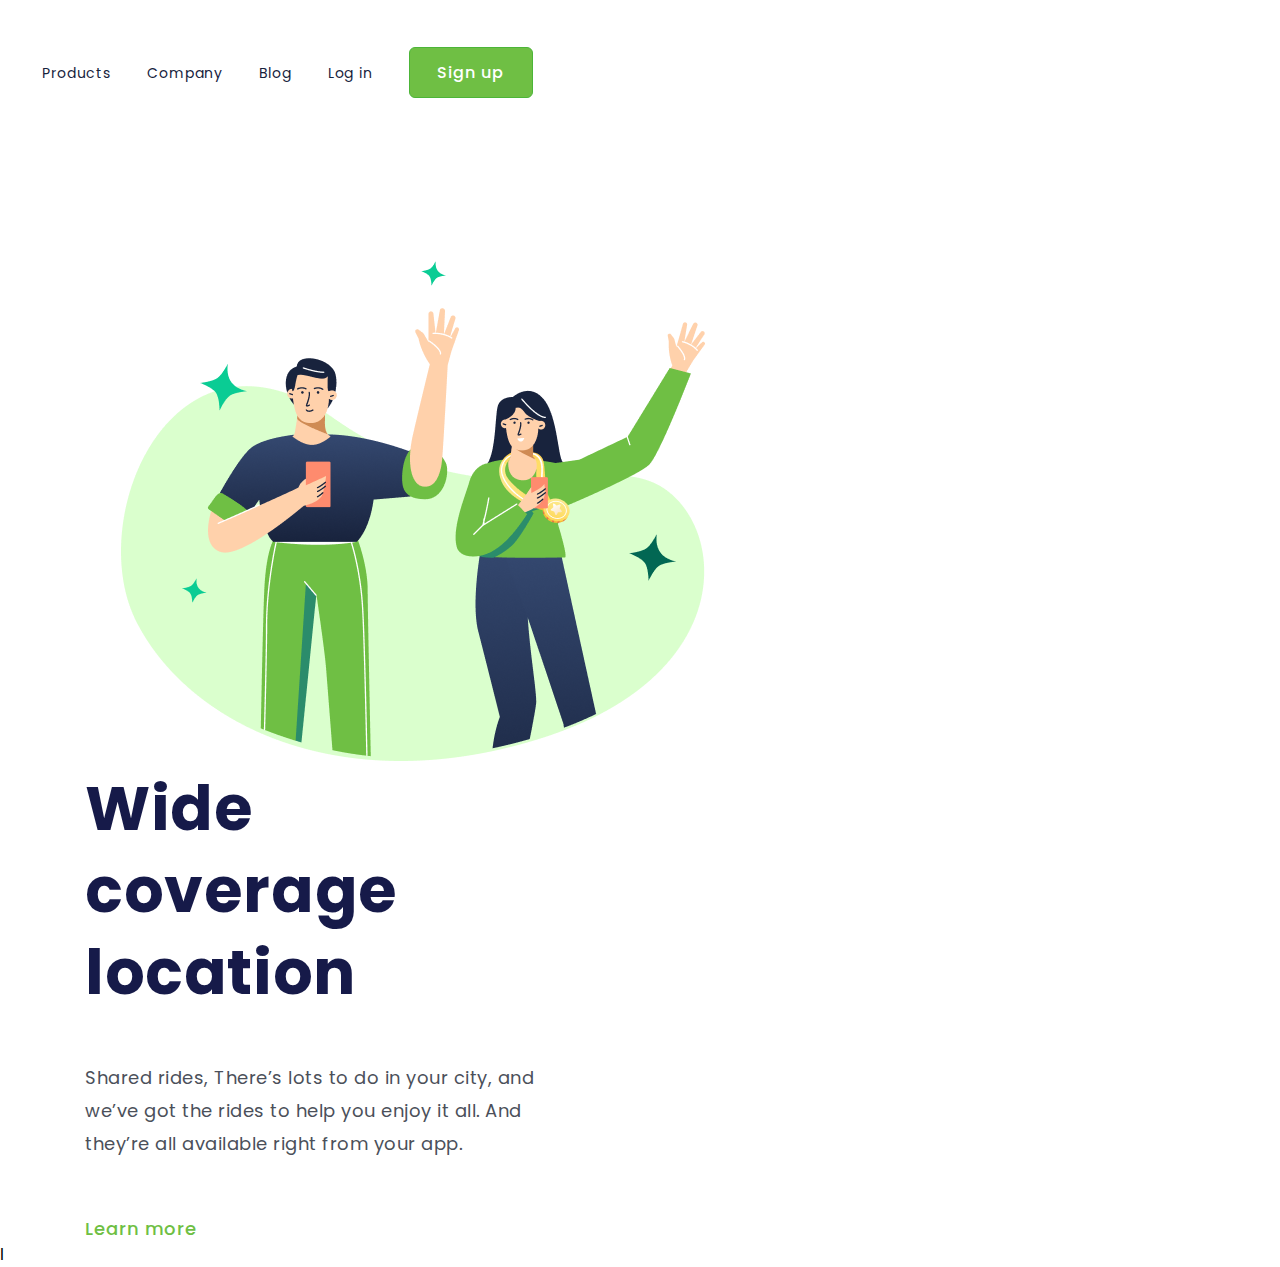
<file: Desafio-DevClub-Html-Css/index.html>
<!DOCTYPE html>
<html lang="pt-br">
<head>
    <meta charset="UTF-8">
    <meta name="viewport" content="width=device-width, initial-scale=1.0">
    <link rel="stylesheet" href="./style.css">

    <title>Desafio-01-Css</title>
</head>
<body>
    <header>
        <a class="link-menu">Products</a>
        <a class="link-menu">Company</a>
        <a class="link-menu">Blog</a>
        <a class="link-menu">Log in</a>
        <button class="button-sign-up">Sign up</button>
    </header>
    <main>
            <img src="logo-positivo.png" alt="logo">
        <div>
            <h1>Wide coverage 
                location</h1>
            <p>Shared rides, There’s lots to do in your city, 
                and we’ve got the rides to help you enjoy it all. 
                And they’re all available right from your app.</p>
            <button class="button-learn-more">Learn more</button>
        </div>
    </main>
</body>
</html>l
</file>
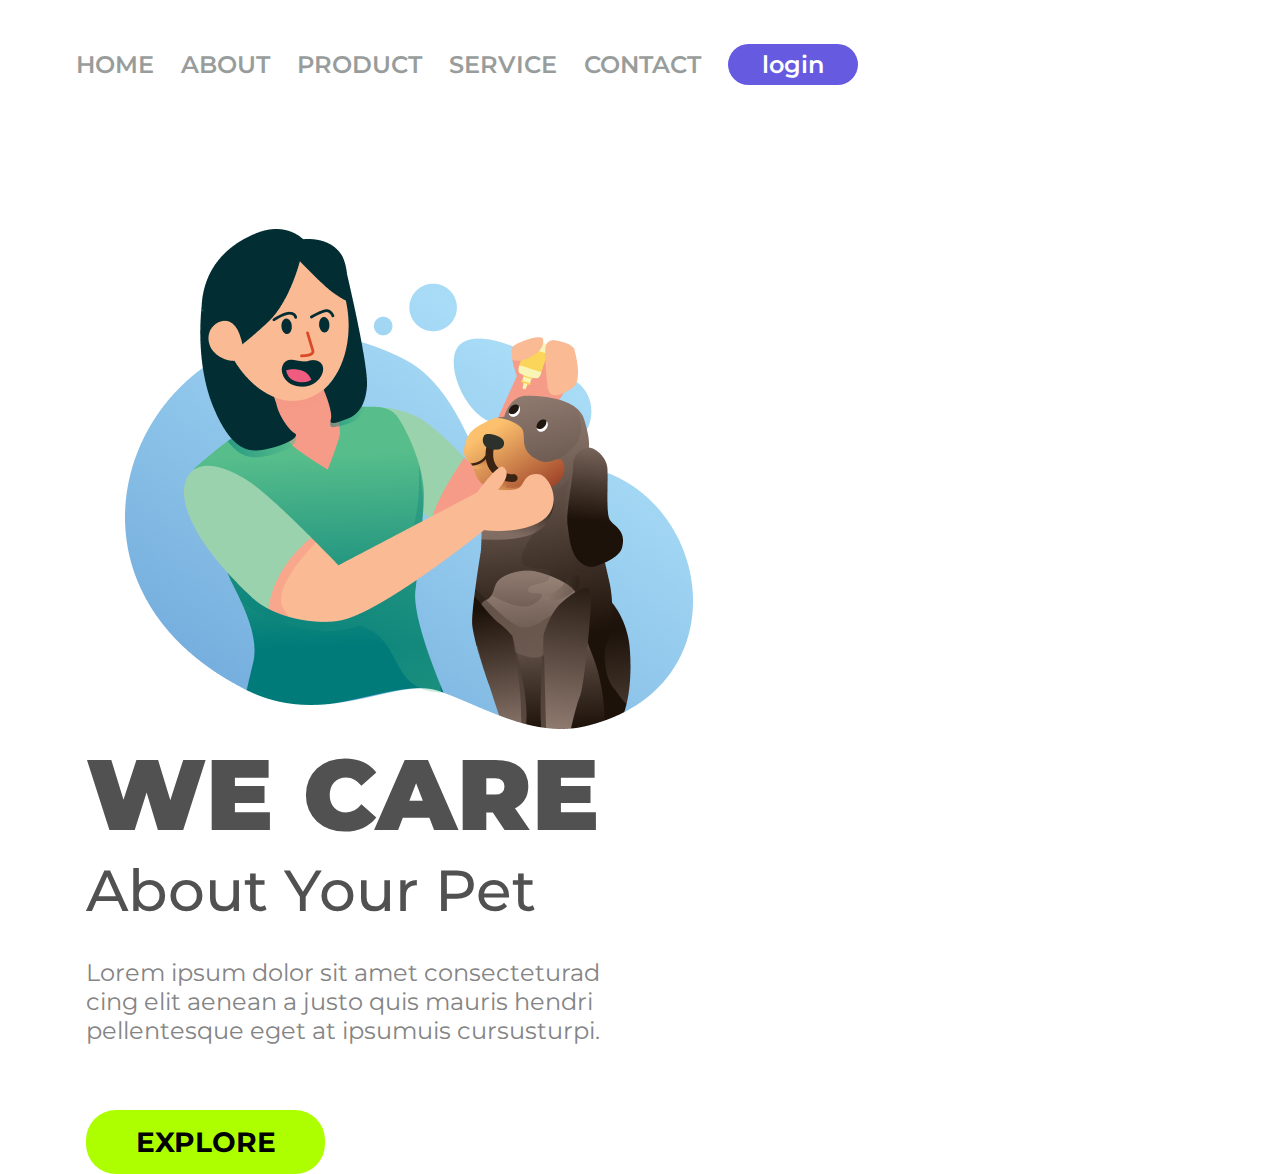
<file: assets/Projeto-DevClub-WeCare/index.html>
<!DOCTYPE html>
<html lang="pt-br">
<head>
    <meta charset="UTF-8">
    <meta name="viewport" content="width=device-width, initial-scale=1.0">
    <link rel="stylesheet" href="./style.css">
    <link rel="preconnect" href="https://fonts.googleapis.com">
    <link rel="preconnect" href="https://fonts.gstatic.com" crossorigin>
    <link href="https://fonts.googleapis.com/css2?family=Montserrat:wght@400;500;600;700&display=swap"
     rel="stylesheet">
    <title>We Care</title>
</head>
<body>
    <header>
        <a class="linker-header">HOME</a>
        <a class="linker-header">ABOUT</a>
        <a class="linker-header">PRODUCT</a>
        <a class="linker-header">SERVICE</a>
        <a class="linker-header">CONTACT</a>
        <button class="button-header">login</button>
    </header>
    <main>
        <img src="./img/we-care.png" alt="we-care-logo" class="logo-image">
        <section>
        <h1>WE CARE</h1>
        <h2>About Your Pet</h2>
        <p>Lorem ipsum dolor sit amet consecteturad
            cing elit aenean a justo quis mauris hendri
            pellentesque eget at ipsumuis cursusturpi.</p>
        <button class="button-main">EXPLORE</button>
        </section> 
    </main>
</body>
</html>
</file>
<file: Desafio-DevClub-Html-Css/style.css>
@import url('https://fonts.googleapis.com/css2?family=Poppins:wght@400;500;700&display=swap');

*{
    margin: 0;
    padding: 0;
    box-sizing: border-box;
    font-family: 'Poppins', sans-serif;
}

header{
    margin-top: 47px;
    margin-left: 42px;
}

.link-menu{
    color: #17233D;
    text-align: center;
    font-size: 14px;
    font-weight: 400;
    line-height: 21px;
    letter-spacing: 0.875px;
    margin-right: 32px ;
}

.button-sign-up{
    border-radius: 6px;
    border: 1px solid #4CB538;
    background: #6FBF44;
    width: 124px;
    height: 51px;
    cursor: pointer;
    color: #FFF;
    font-size: 16px;
    font-weight: 500;
    line-height: 24px;
    letter-spacing: 1px;
}

img{
    margin: 163px 0 0 121px;
    display: inline-block;
}

div{
    display:inline-block;
    margin-left: 85px;
    width: 493px;

}
h1{ 
    color: #161A49;
    font-size: 62px;
    font-weight: 700;
    line-height: 82px; 
    letter-spacing: 0.596px;
}

p{
    color: #4B505A;
    font-size: 18px;
    font-weight: 400;
    line-height: 33px;
    letter-spacing: 0.5px;
    margin-top: 47px;
    margin-bottom: 55px;
}

.button-learn-more{
    color: #6FBF44;
    font-size: 18px;
    font-weight: 500;
    line-height: 27px;
    letter-spacing: 1px;
    cursor: pointer;
    background: transparent;
    border: none;
}
</file>
<file: assets/Projeto-DevClub-WeCare/style.css>
*{
    font-family: 'Montserrat', sans-serif;
    margin: 0;
    padding: 0;
    box-sizing:border-box;
}

header{
    margin: 44px 0 144px 76px;
}

.linker-header{
    font-weight: 600;
    line-height: 29px;
    font-size: 24px;
    color: #989D9C;
    cursor: pointer;
    margin-right: 23px;
}

.button-header{
    width: 130px;
    height: 41px;
    border-radius: 20.5px;
    background: #665AE1;
    border: none;
    color: #FFF;
    font-size: 24px;
    font-style: normal;
    font-weight: 600;
    line-height: 29px;
}
.logo-image{
    width: 568px;
    height: 500px;
    margin-left: 125px;
    display: inline-block;
}

section{
    display: inline-block;
    margin-left: 86px;
}

h1{
    color: #515151;
    font-size: 100px;
    font-weight: 900;
    line-height: 122px;
}

h2{
    color: #515151;
    font-size: 58px;
    font-weight: 500;
    line-height: 71px;
}

p{
    color: #848484;
    font-size: 24px;
    font-weight: 400;
    line-height: 29px;
    width: 515px; 
    margin-top: 32px;
    margin-bottom: 65px;  
}

.button-main{
    width: 239px;
    height: 64px;
    border-radius: 30px;
    border: none;
    cursor: pointer;
    background: #ADFF00;
    color: #000;
    font-size: 28px;
    font-weight: 700;
    line-height: normal;
}
</file>
